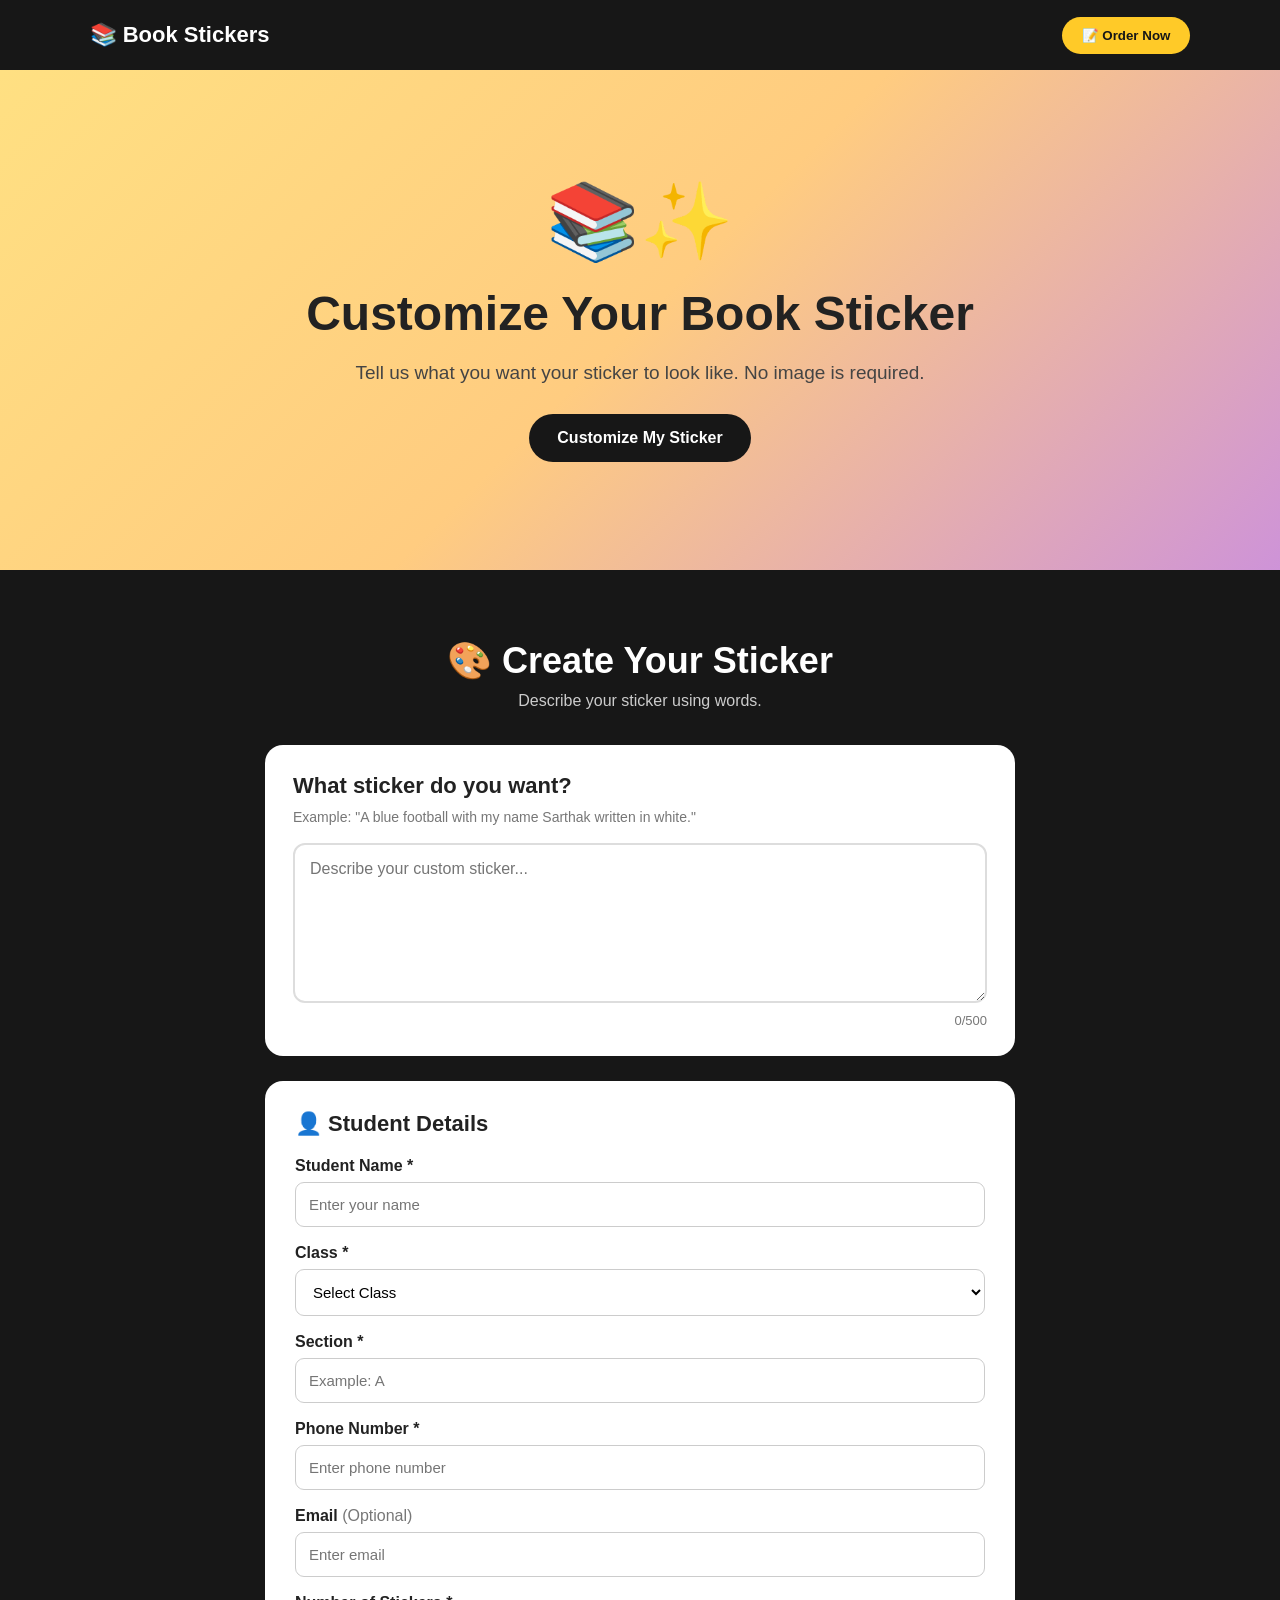
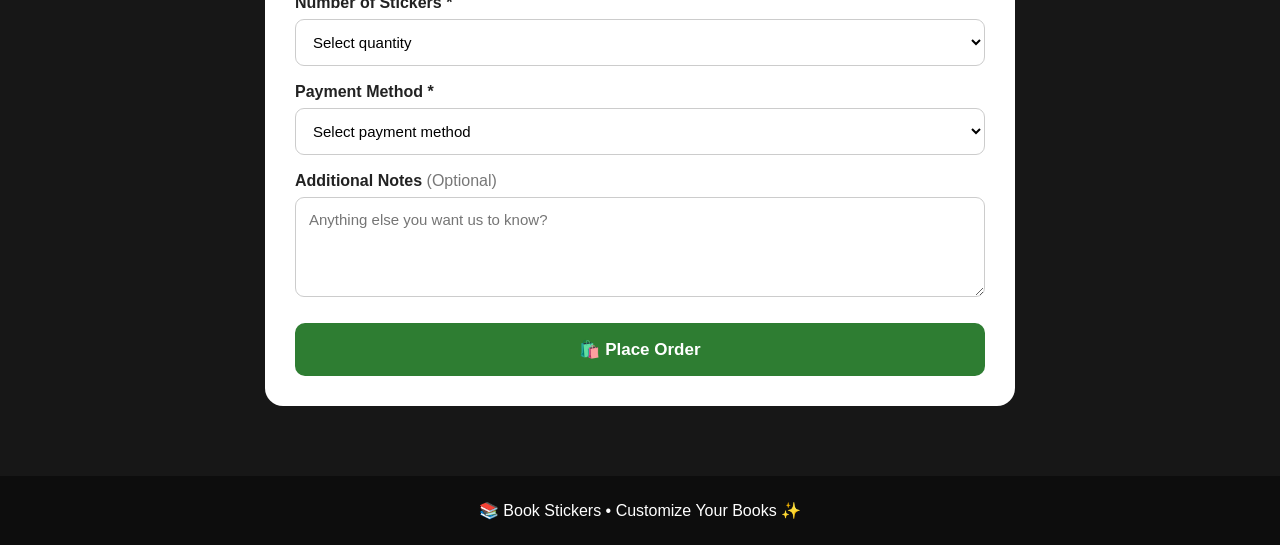
<file: index.html>
<!DOCTYPE html>
<html lang="en">
<head>
  <meta charset="UTF-8">
  <meta name="viewport" content="width=device-width, initial-scale=1.0">

  <title>Book Sticker Orders</title>

  <link rel="stylesheet" href="style.css">
</head>

<body>

  <!-- NAVBAR -->
  <nav class="navbar">

    <div class="logo">
      📚 Book Stickers
    </div>

    <button type="button" onclick="goToOrder()">
      📝 Order Now
    </button>

  </nav>


  <!-- HERO -->
  <header class="hero">

    <div class="hero-content">

      <div class="hero-icon">
        📚✨
      </div>

      <h1>
        Customize Your Book Sticker
      </h1>

      <p>
        Tell us what you want your sticker to look like.
        No image is required.
      </p>

      <button
        type="button"
        class="hero-button"
        onclick="goToOrder()"
      >
        Customize My Sticker
      </button>

    </div>

  </header>


  <!-- ORDER SECTION -->
  <section
    class="order-section"
    id="order"
  >

    <div class="container">

      <h2>
        🎨 Create Your Sticker
      </h2>

      <p class="subtitle">
        Describe your sticker using words.
      </p>


      <!-- STICKER DESCRIPTION -->
      <div class="custom-card">

        <h3>
          What sticker do you want?
        </h3>

        <p class="example">
          Example: "A blue football with my name Sarthak written in white."
        </p>

        <textarea
          id="description"
          maxlength="500"
          placeholder="Describe your custom sticker..."
          required
        ></textarea>

        <div class="counter">
          <span id="count">0</span>/500
        </div>

      </div>


      <!-- ORDER FORM -->
      <div class="form-card">

        <h3>
          👤 Student Details
        </h3>


        <form
          id="orderForm"
          action="https://formspree.io/f/xvkggoaj"
          method="POST"
        >

          <!-- CUSTOM STICKER DESCRIPTION -->
          <input
            type="hidden"
            name="sticker_customization"
            id="hiddenDescription"
          >


          <!-- ORDER TYPE -->
          <input
            type="hidden"
            name="order_type"
            value="Custom Book Sticker"
          >


          <!-- STUDENT NAME -->
          <label for="studentName">
            Student Name *
          </label>

          <input
            type="text"
            id="studentName"
            name="student_name"
            placeholder="Enter your name"
            required
          >


          <!-- CLASS -->
          <label for="class">
            Class *
          </label>

          <select
            id="class"
            name="class"
            required
          >

            <option value="">
              Select Class
            </option>

            <option value="Class 1">
              Class 1
            </option>

            <option value="Class 2">
              Class 2
            </option>

            <option value="Class 3">
              Class 3
            </option>

            <option value="Class 4">
              Class 4
            </option>

            <option value="Class 5">
              Class 5
            </option>

            <option value="Class 6">
              Class 6
            </option>

            <option value="Class 7">
              Class 7
            </option>

            <option value="Class 8">
              Class 8
            </option>

            <option value="Class 9">
              Class 9
            </option>

            <option value="Class 10">
              Class 10
            </option>

          </select>


          <!-- SECTION -->
          <label for="section">
            Section *
          </label>

          <input
            type="text"
            id="section"
            name="section"
            placeholder="Example: A"
            maxlength="10"
            required
          >


          <!-- PHONE -->
          <label for="phone">
            Phone Number *
          </label>

          <input
            type="tel"
            id="phone"
            name="phone"
            placeholder="Enter phone number"
            inputmode="numeric"
            required
          >


          <!-- EMAIL -->
          <label for="email">
            Email
            <span>(Optional)</span>
          </label>

          <input
            type="email"
            id="email"
            name="email"
            placeholder="Enter email"
          >


          <!-- QUANTITY -->
          <label for="quantity">
            Number of Stickers *
          </label>

          <select
            id="quantity"
            name="quantity"
            required
          >

            <option value="">
              Select quantity
            </option>

            <option value="1">
              1 Sticker
            </option>

            <option value="2">
              2 Stickers
            </option>

            <option value="3">
              3 Stickers
            </option>

            <option value="4">
              4 Stickers
            </option>

            <option value="5">
              5 Stickers
            </option>

            <option value="10">
              10 Stickers
            </option>

          </select>


          <!-- PAYMENT METHOD -->
          <label for="payment">
            Payment Method *
          </label>

          <select
            id="payment"
            name="payment_method"
            required
          >

            <option value="">
              Select payment method
            </option>

            <option value="UPI">
              📱 UPI
            </option>

            <option value="Cash">
              💵 Cash
            </option>

          </select>


          <!-- UPI QR -->
          <div
            id="upiPayment"
            class="upi-box"
          >

            <h3>
              📱 Pay using UPI
            </h3>

            <p>
              Scan the QR code below to pay.
            </p>

           <img
  src="upi-qr.png"
  alt="UPI QR Code"
  class="upi-qr"
>
            >

            <p class="upi-note">
              After making the payment, click
              <strong>Place Order</strong>.
            </p>

          </div>


          <!-- CASH INFORMATION -->
          <div
            id="cashPayment"
            class="cash-box"
          >

            <div class="cash-icon">
              💵
            </div>

            <div>

              <strong>
                Pay by Cash
              </strong>

              <p>
                Pay in cash when you receive your stickers.
              </p>

            </div>

          </div>


          <!-- ADDITIONAL NOTES -->
          <label for="notes">
            Additional Notes
            <span>(Optional)</span>
          </label>

          <textarea
            id="notes"
            name="notes"
            placeholder="Anything else you want us to know?"
          ></textarea>


          <!-- SUBMIT -->
          <button
            type="submit"
            class="submit-button"
            id="submitButton"
          >
            🛍️ Place Order
          </button>

        </form>

      </div>

    </div>

  </section>


  <!-- FOOTER -->
  <footer>

    <p>
      📚 Book Stickers • Customize Your Books ✨
    </p>

  </footer>


  <script src="script.js"></script>

</body>
</html>
</file>
<file: style.css>
* {
  box-sizing: border-box;
  margin: 0;
  padding: 0;
}

html {
  scroll-behavior: smooth;
}

body {
  font-family: Arial, Helvetica, sans-serif;
  background: #fff8ed;
  color: #222;
}


/* =========================
   NAVBAR
========================= */

.navbar {
  height: 70px;

  background: #171717;
  color: white;

  display: flex;
  align-items: center;
  justify-content: space-between;

  padding: 0 7%;
}

.logo {
  font-size: 22px;
  font-weight: bold;
}

.navbar button {
  border: none;

  background: #ffca28;
  color: #171717;

  padding: 11px 20px;

  border-radius: 25px;

  font-weight: bold;

  cursor: pointer;
}

.navbar button:hover {
  background: #ffd95a;
}


/* =========================
   HERO
========================= */

.hero {
  min-height: 500px;

  display: flex;
  align-items: center;
  justify-content: center;

  text-align: center;

  padding: 60px 20px;

  background:
    linear-gradient(
      135deg,
      #ffe082,
      #ffcc80,
      #ce93d8
    );
}

.hero-content {
  max-width: 800px;
}

.hero-icon {
  font-size: 75px;
  margin-bottom: 20px;
}

.hero h1 {
  font-size: 48px;
  line-height: 1.15;

  margin-bottom: 20px;
}

.hero p {
  font-size: 19px;

  color: #444;

  margin-bottom: 30px;
}

.hero-button {
  border: none;

  background: #171717;
  color: white;

  padding: 15px 28px;

  border-radius: 30px;

  font-size: 16px;
  font-weight: bold;

  cursor: pointer;
}

.hero-button:hover {
  background: #333;
}


/* =========================
   ORDER SECTION
========================= */

.order-section {
  background: #171717;

  padding: 70px 20px;
}

.container {
  width: 100%;
  max-width: 750px;

  margin: auto;
}

.container > h2 {
  color: white;

  text-align: center;

  font-size: 36px;

  margin-bottom: 10px;
}

.subtitle {
  color: #ccc;

  text-align: center;

  margin-bottom: 35px;
}


/* =========================
   CUSTOM STICKER
========================= */

.custom-card {
  background: white;

  padding: 28px;

  border-radius: 18px;

  margin-bottom: 25px;
}

.custom-card h3 {
  font-size: 22px;

  margin-bottom: 8px;
}

.example {
  color: #777;

  font-size: 14px;

  line-height: 1.5;

  margin-bottom: 15px;
}

.custom-card textarea {
  width: 100%;

  min-height: 160px;

  padding: 15px;

  border: 2px solid #ddd;

  border-radius: 12px;

  font-family: Arial, sans-serif;

  font-size: 16px;

  resize: vertical;

  outline: none;
}

.custom-card textarea:focus {
  border-color: #9c27b0;
}

.counter {
  text-align: right;

  color: #777;

  font-size: 13px;

  margin-top: 6px;
}


/* =========================
   FORM CARD
========================= */

.form-card {
  background: white;

  padding: 30px;

  border-radius: 18px;
}

.form-card > h3 {
  font-size: 22px;

  margin-bottom: 20px;
}


/* =========================
   FORM
========================= */

form label {
  display: block;

  font-weight: bold;

  margin-top: 17px;
  margin-bottom: 7px;
}

form label span {
  color: #777;

  font-weight: normal;
}

form input,
form select,
form textarea {
  width: 100%;

  padding: 13px;

  border: 1px solid #ccc;

  border-radius: 9px;

  font-family: Arial, sans-serif;

  font-size: 15px;

  background: white;

  outline: none;
}

form input:focus,
form select:focus,
form textarea:focus {
  border-color: #777;
}

form textarea {
  min-height: 100px;

  resize: vertical;
}


/* =========================
   UPI
========================= */

.upi-box {
  display: none;

  margin-top: 20px;

  padding: 25px;

  background: #f3e5f5;

  border: 2px solid #ce93d8;

  border-radius: 15px;

  text-align: center;
}

.upi-box h3 {
  margin-bottom: 8px;

  color: #6a1b9a;
}

.upi-box p {
  color: #555;

  margin-bottom: 15px;
}

.upi-qr {
  width: 230px;

  max-width: 100%;

  display: block;

  margin: 15px auto;

  border-radius: 8px;
}

.upi-note {
  font-size: 14px;

  margin-top: 10px;
}


/* =========================
   CASH
========================= */

.cash-box {
  display: none;

  align-items: center;

  gap: 15px;

  background: #fff3cd;

  padding: 17px;

  border-radius: 12px;

  margin-top: 20px;
}

.cash-icon {
  font-size: 35px;
}

.cash-box strong {
  display: block;

  margin-bottom: 4px;
}

.cash-box p {
  color: #555;

  font-size: 14px;
}


/* =========================
   SUBMIT
========================= */

.submit-button {
  width: 100%;

  border: none;

  background: #2e7d32;

  color: white;

  padding: 16px;

  margin-top: 22px;

  border-radius: 10px;

  font-size: 17px;

  font-weight: bold;

  cursor: pointer;
}

.submit-button:hover {
  background: #1b5e20;
}

.submit-button:disabled {
  opacity: 0.6;

  cursor: not-allowed;
}


/* =========================
   FOOTER
========================= */

footer {
  background: #0d0d0d;

  color: white;

  text-align: center;

  padding: 25px;
}


/* =========================
   MOBILE
========================= */

@media (max-width: 600px) {

  .navbar {
    padding: 0 5%;
  }

  .logo {
    font-size: 18px;
  }

  .hero {
    min-height: 450px;
  }

  .hero-icon {
    font-size: 55px;
  }

  .hero h1 {
    font-size: 33px;
  }

  .hero p {
    font-size: 16px;
  }

  .order-section {
    padding: 50px 15px;
  }

  .container > h2 {
    font-size: 29px;
  }

  .custom-card,
  .form-card {
    padding: 20px;
  }

}
</file>
